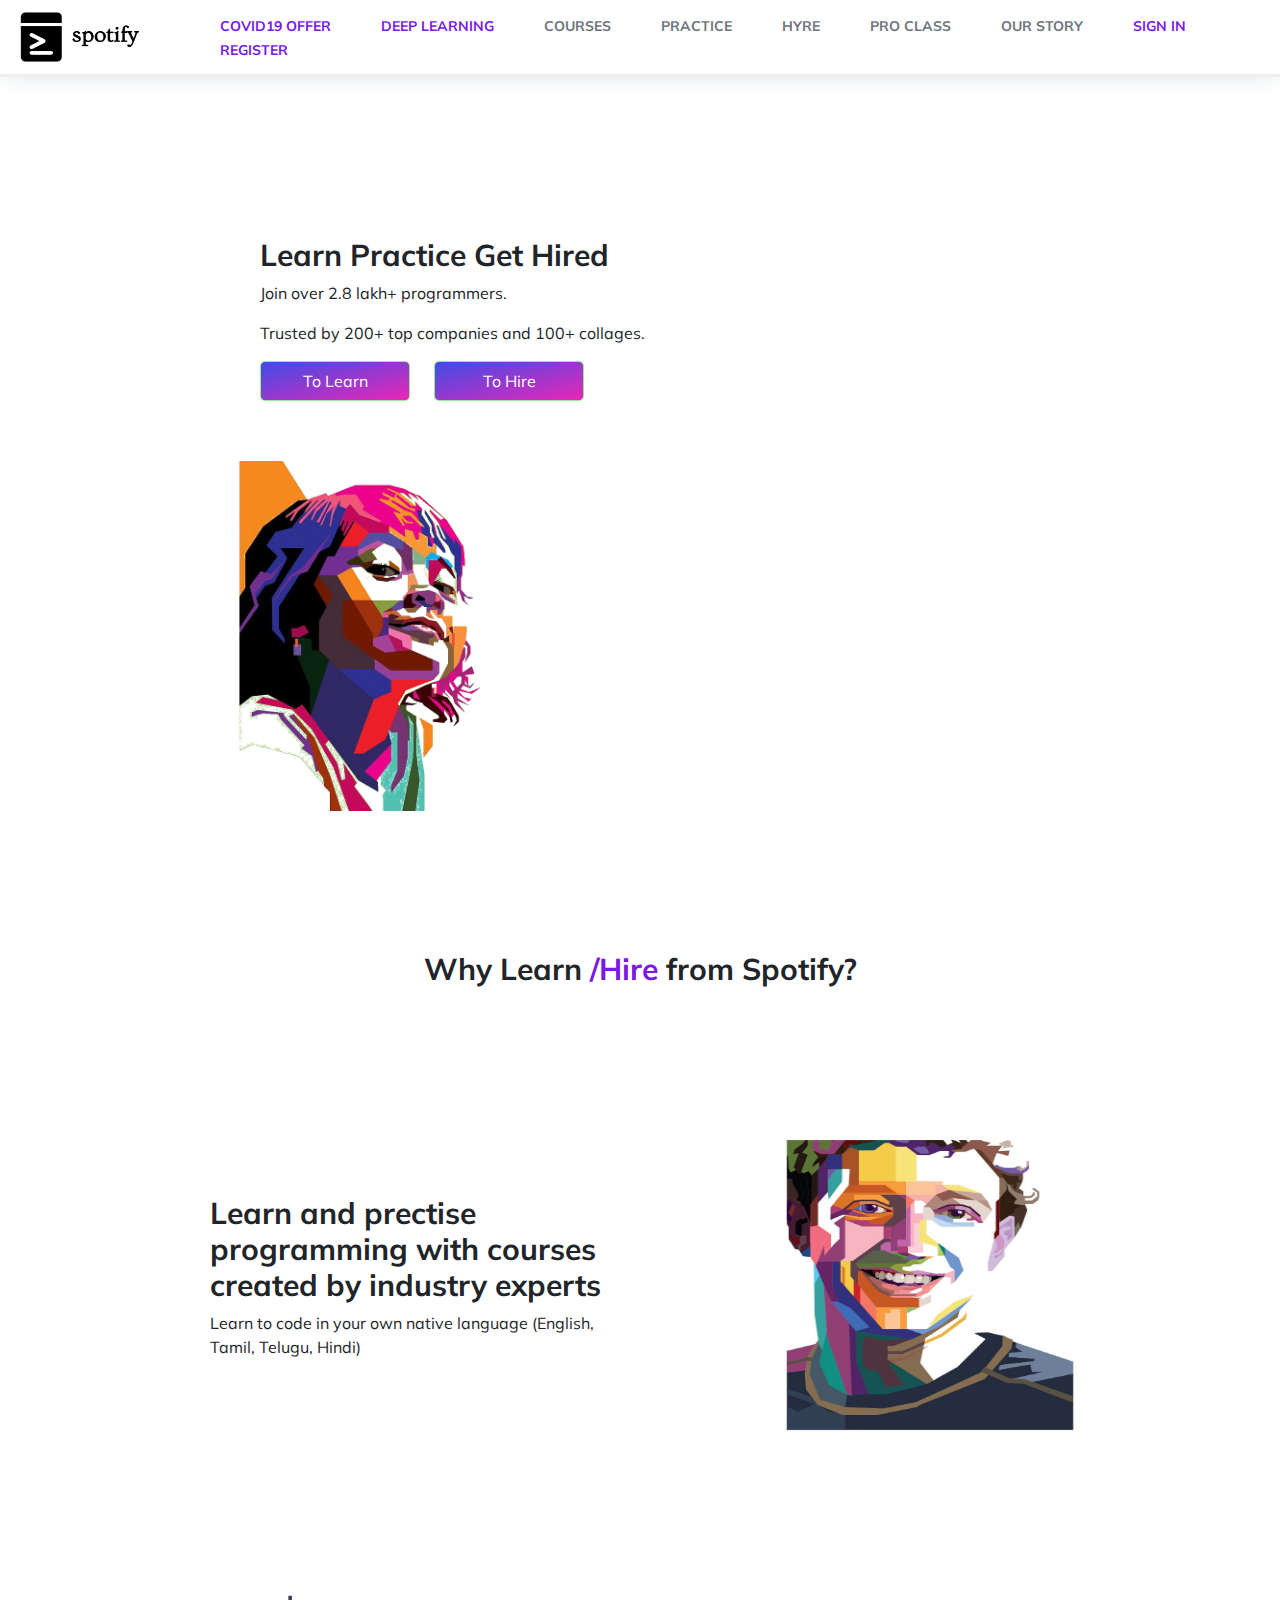
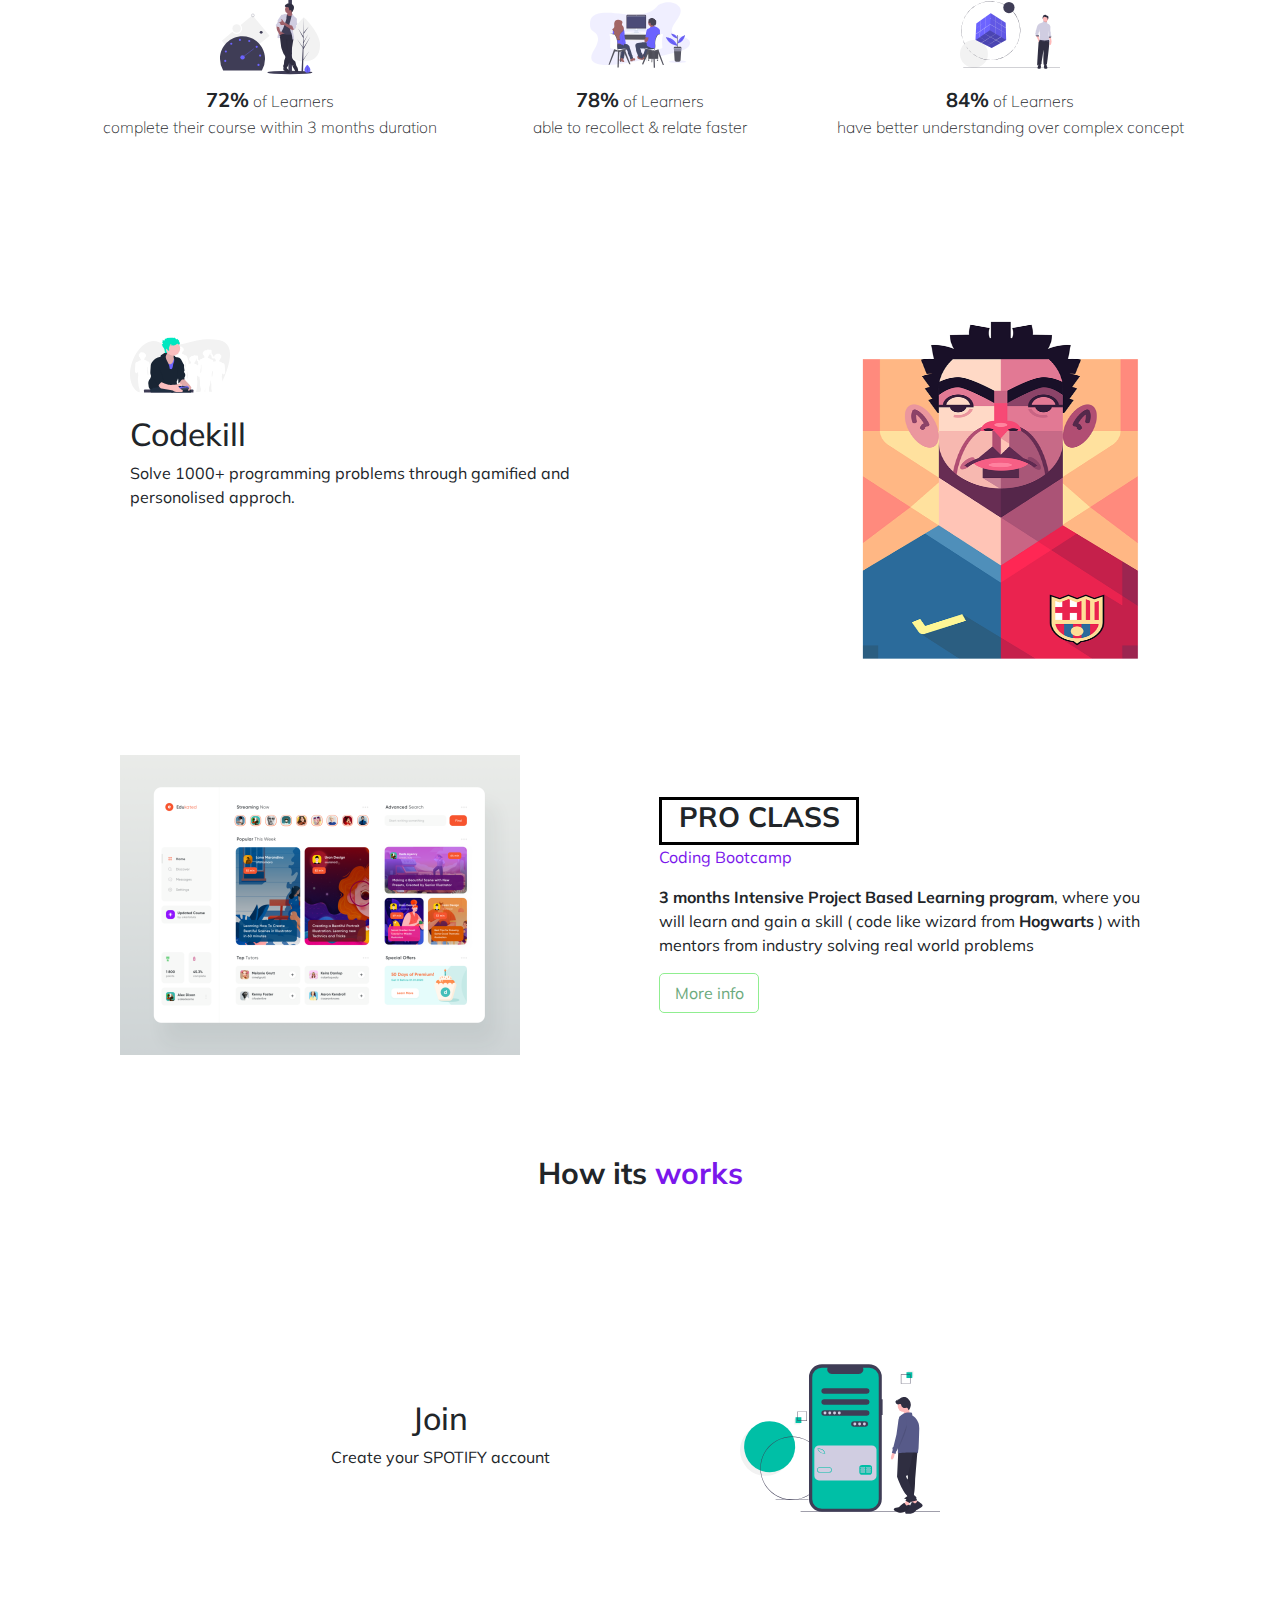
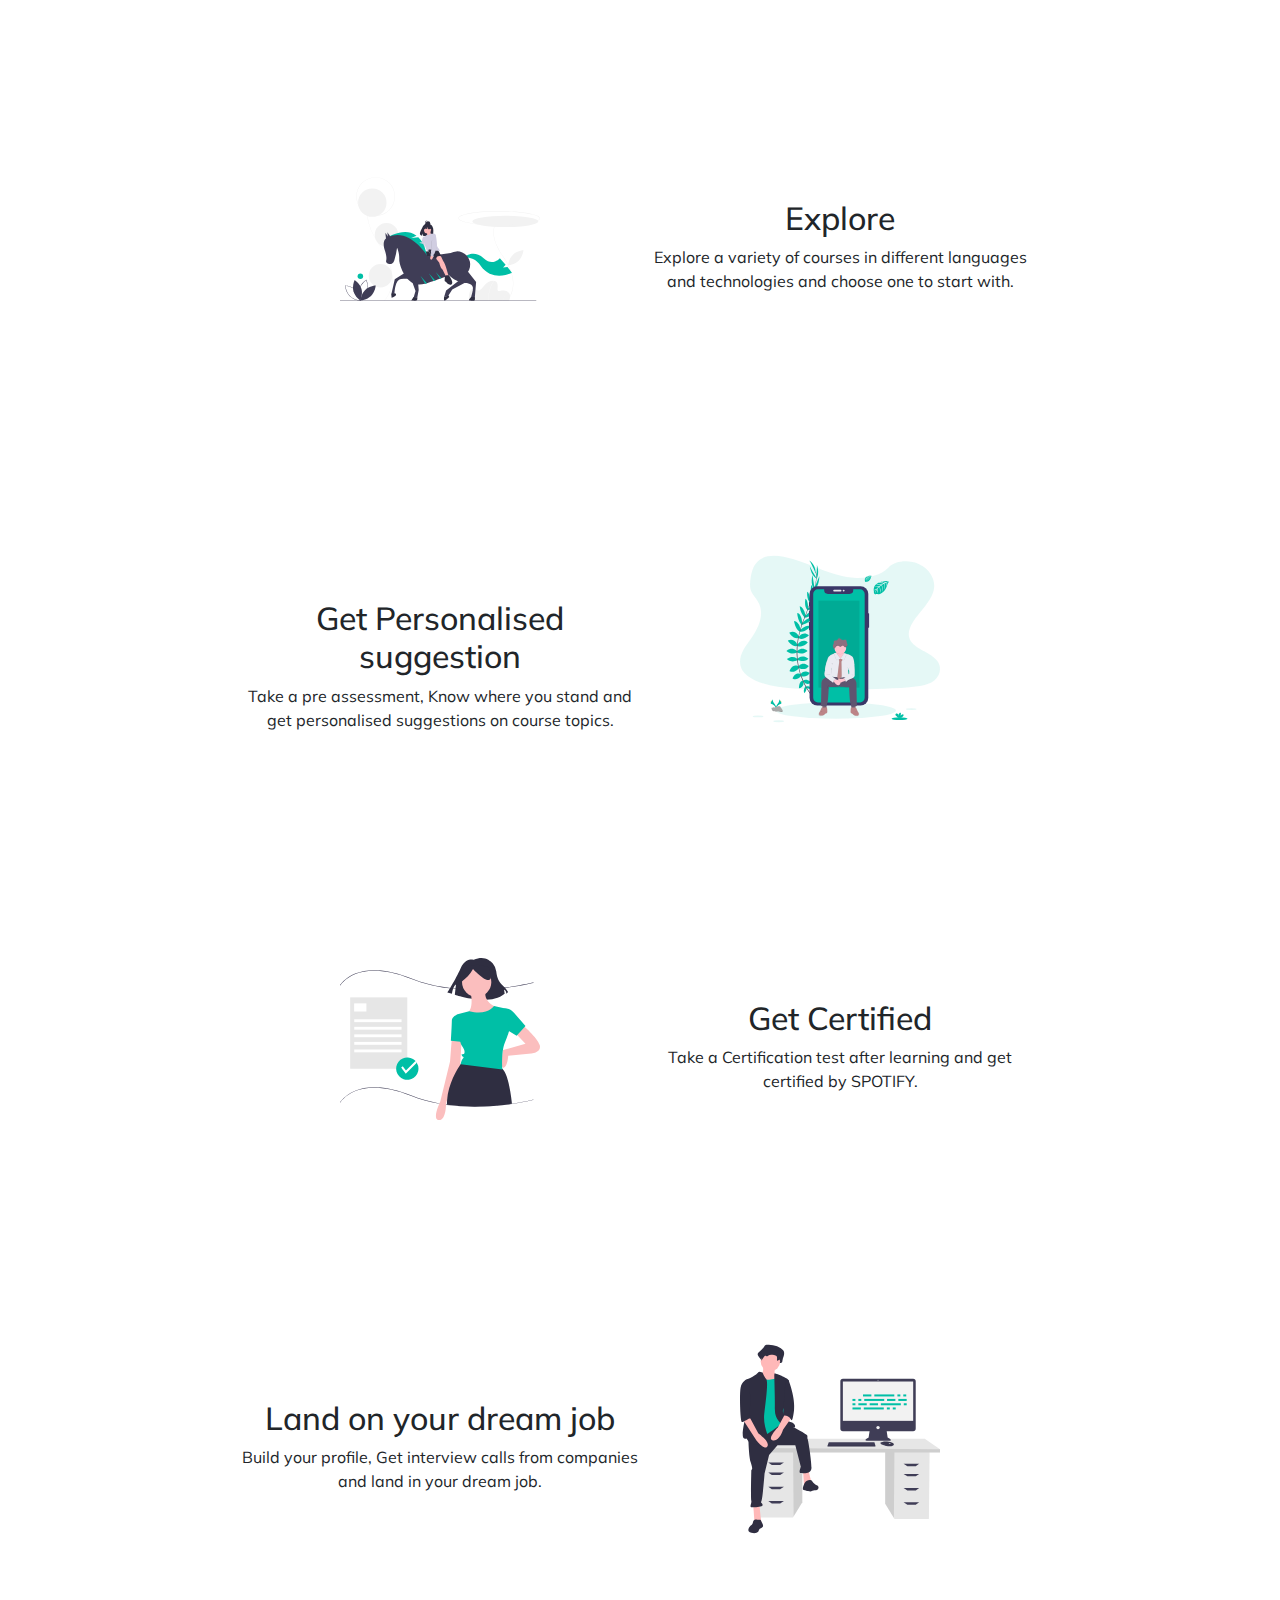
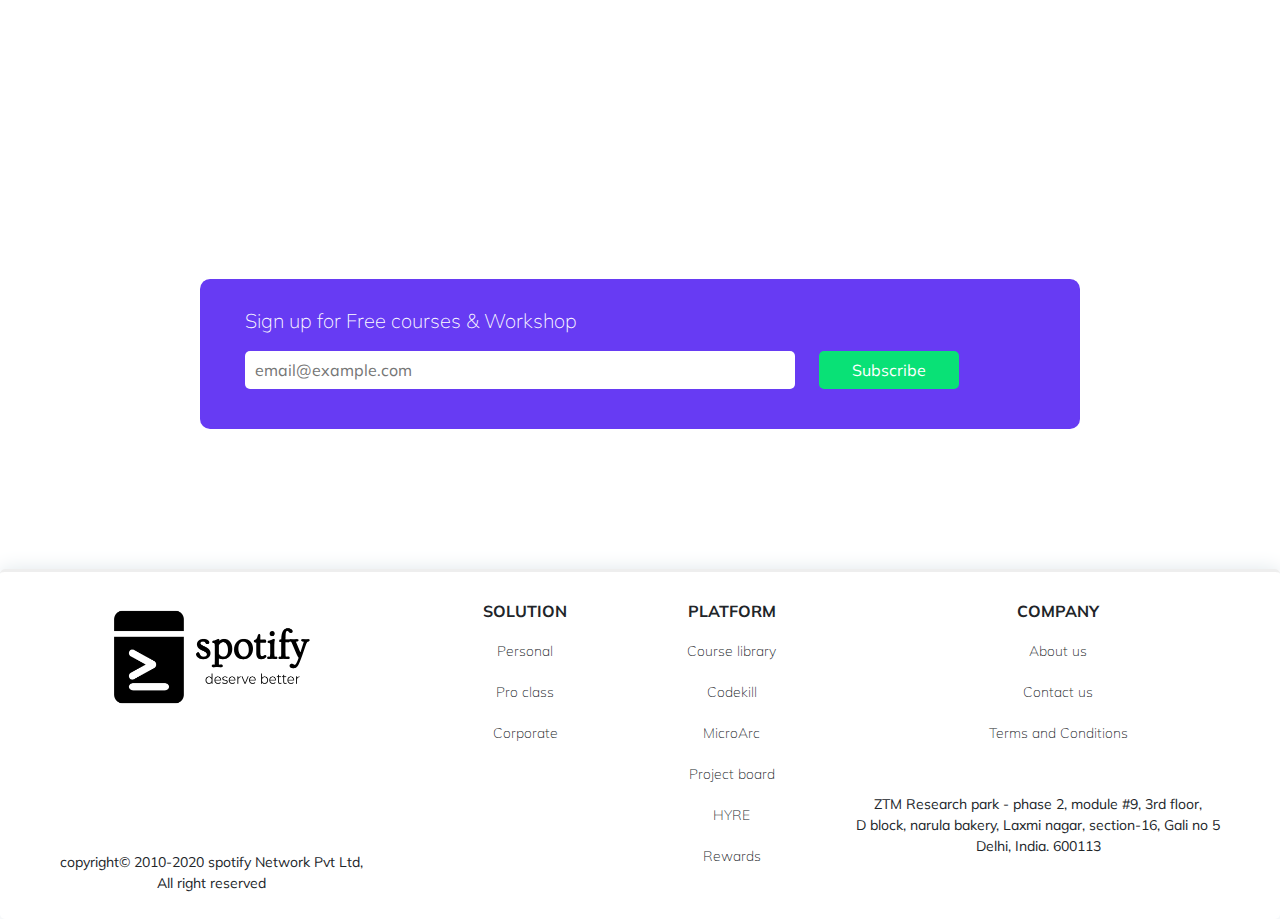
<file: index.html>
<!DOCTYPE html>
<html lang="en">
<head>
	<meta charset="UTF-8">
	 <meta name="viewport" content="width=device-width, initial-scale=1, shrink-to-fit=no">
	<title>website</title>
	<!-- <link href="https://fonts.googleapis.com/css?family=Roboto&display=swap" rel="stylesheet"> -->
	<link href="https://fonts.googleapis.com/css?family=Muli&display=swap" rel="stylesheet">
	<link rel="stylesheet" href="https://stackpath.bootstrapcdn.com/bootstrap/4.4.1/css/bootstrap.min.css" integrity="sha384-Vkoo8x4CGsO3+Hhxv8T/Q5PaXtkKtu6ug5TOeNV6gBiFeWPGFN9MuhOf23Q9Ifjh" crossorigin="anonymous">
	<link rel="stylesheet" type="text/css" href="stylesheet.css">
</head>


<body>
	<div class="main-container">
		<header>
			<nav>
				<a href="about-me/about.html"><img class="logo" src="spotify-logo.png" width="150" height="80px"><br></a>
				<ul class="ul">
					<li class="blue-text"><a class="nav-blue" href="#"><b>covid19 offer</b></a></li><br>
					<li class="blue-text"><a class="nav-blue" href="#"><b>deep learning</b></a></li><br>
					<li class="gray-text"><a class="nav-gray" href="#"><b>courses</b></a></li><br>
					<li class="gray-text"><a class="nav-gray" href="#"><b>practice</b></a></li><br>
					<li class="gray-text"><a class="nav-gray" href="#"><b>hyre</b></a></li><br>
					<li class="gray-text"><a class="nav-gray" href="#"><b>pro class</b></a></li><br>
					<li class="gray-text"><a class="nav-gray" href="#"><b>our story</b></a></li><br>
					<li class="blue-text"><a class="nav-blue" href="#"><b>sign in</b></a></li><br>
					<li class="blue-text"><a class="nav-blue" href="register-page/createaccount.html"><b>register</b></a></li><br>
				</ul>
			</nav>
		</header>
		<section>
			
			<div class="section1">
				<div class="get-hired">
					<h2 class="get-hired-h2">Learn Practice Get Hired</h2>
					<p>Join over 2.8 lakh+ programmers.</p>
					<p>Trusted by 200+ top companies and 100+ collages.</p>
					<button class="get-hired-btn1">To Learn</button>
					<button class="get-hired-btn2">To Hire</button>
				</div><!--get-hired -->
				<img src="background1.png" width="350" height="350px">
			</div><!--section1-->
			
			<div class="section2">
				<h2 class="why-learn-h2">Why Learn <span id="why-learn">/Hire </span>from Spotify?</h2>
			</div>

			<div class="section3">
				<div class="learn-prectice">
					<h2 class="learn-prectice-h2">Learn and prectise<br> programming with courses<br> created by industry experts</h2>
					<p>Learn to code in your own native language (English, Tamil, Telugu, Hindi)</p>
				</div><!--learn-prectice-->
				<img src="background2.jpg" width="300" height="300">
			</div><!--section3-->

			<div class="section4">
				<div class="speed-relative-learner">
					<div class="speed">
						<img src="speed.svg" width="100" height="100">
						<p><span id="speed">72%</span> of Learners<br> complete their course within 3 months duration</p>
					</div>
					<div class="relative">
						<img src="relative.svg" width="100" height="100">
						<p><span id="relative">78%</span> of Learners<br>
						 able to recollect & relate faster</p>
					</div>
					<div class="learner">
						<img src="learner.svg" width="100" height="100">
						<p><span id="learner">84%</span> of Learners<br>
						 have better understanding over complex concept</p>
					</div>
				</div><!--speed-relative-learner-->
			</div><!--section4-->

			<div class="section5">
				<div class="game">
					<div class="code-kill">
						<img src="game.svg" width="100" height="100">
						<h2>Codekill</h2>
						<p>Solve 1000+ programming problems through gamified and<br>personolised approch.</p>
					</div>
					<div class="are-you-gamer">
						<img src="player.png" width="300" height="350">
					</div>
				</div>
			</div>

			<div class="section6">
				<img src="proclass.png" width="400" height="300">
				<div class="pro-class">
					<div class="pro-class-head">
						<h3 class="pro-class-text">PRO CLASS</h3>
					</div>
					<p class="pro-class-text-blue">Coding Bootcamp</p>
					<p><span id=pro-class-text>3 months Intensive Project Based Learning program</span>, where you<br>will learn and gain a skill ( code like wizard from <span class="pro-class-text">Hogwarts</span> ) with<br> mentors from industry solving real world problems</p>
					<button class="pro-class-btn">More info</button>
				</div>
			</div>

			<div class="section7">
				<h2 class="section7-head">How its <span class="section7-text-blue">works</span></h2>
			</div>

			<div class="section8">
				<div class="left-section8">
					<div class="same balance">
						<h2>Join</h2>
						<p>Create your SPOTIFY account</p>
					</div>
					<div class="same">
						<img src="explore.svg" width="200" height="200">
					</div>
					<div class="same balance">
						<h2>Get Personalised suggestion</h2>
						<p>Take a pre assessment, Know where you stand and get personalised suggestions on course topics.

</p>
					</div>
					<div class="same">
						<img src="certified.svg" width="200" height="200">
					</div>
					<div class="same balance">
						<h2>Land on your dream job</h2>
						<p>Build your profile, Get interview calls from companies and land in your dream job.

</p>
					</div>
				</div>
				<div class="right-section8">
					<div class="same">
						<img src="login.svg" width="200" height="200">
					</div>
					<div class="same balance">
						<h2>Explore</h2>
						<p>Explore a variety of courses in different languages and technologies and choose one to start with.

</p>
					</div>
					<div class="same">
						<img src="personalize.svg" width="200" height="200">
					</div>
					<div class="same balance">
						<h2>Get Certified</h2>
						<p>Take a Certification test after learning and get certified by SPOTIFY.</p>
					</div>
					<div class="same">
						<img src="dream-job.svg" width="200" height="200">
					</div>
				</div>
			</div>

			<div class="section9">
				<div class="section9-text">
					<div class="label">
						<h4 class="subscribe">Sign up for Free courses & Workshop</h4>
					</div>
					<div class="textbox">
						<input type="text" class="input-subscribe" placeholder="  email@example.com">
						<button class="labelbox-btn">Subscribe</button>
					</div>
				</div>
			</div>

			<div class="section10">
				<div class="sec-A">
					<img src="spotify-logo2.png" width="250" height="150">
					<li class="copyright">copyright&copy 2010-2020 spotify Network Pvt Ltd,<br> All right reserved</li>
				</div>
				<div class="sec-B">
					<ul class="ul-center">
						<li class="center"><h6><b>SOLUTION</b></h6></li>
						<li class="center">Personal</li>
						<li class="center">Pro class</li>
						<li class="center">Corporate</li>
					</ul>
				</div>
				<div class="sec-C">
					<ul class="ul-center">
						<li class="center"><h6><b>PLATFORM</b></h6></li>
						<li class="center">Course library</li>
						<li class="center">Codekill</li>
						<li class="center">MicroArc</li>
						<li class="center">Project board</li>
						<li class="center">HYRE</li>
						<li class="center">Rewards</li>
					</ul>
				</div>
				<div class="sec-D">
					<ul class="ul-center">
						<li class="center"><h6><b>COMPANY</b></h6></li> 
						<li class="center">About us</li>
						<li class="center">Contact us</li>
						<li class="center">Terms and Conditions</li>
					</ul>
						<li class="address">ZTM Research park - phase 2, module #9, 3rd floor,<br> D block, narula bakery, Laxmi nagar, section-16, Gali no 5<br> Delhi, India. 600113</li>
				</div>
			</div>

		</section>
		<footer></footer>
	</div> <!--main-container-->
</body>
</html>
</file>
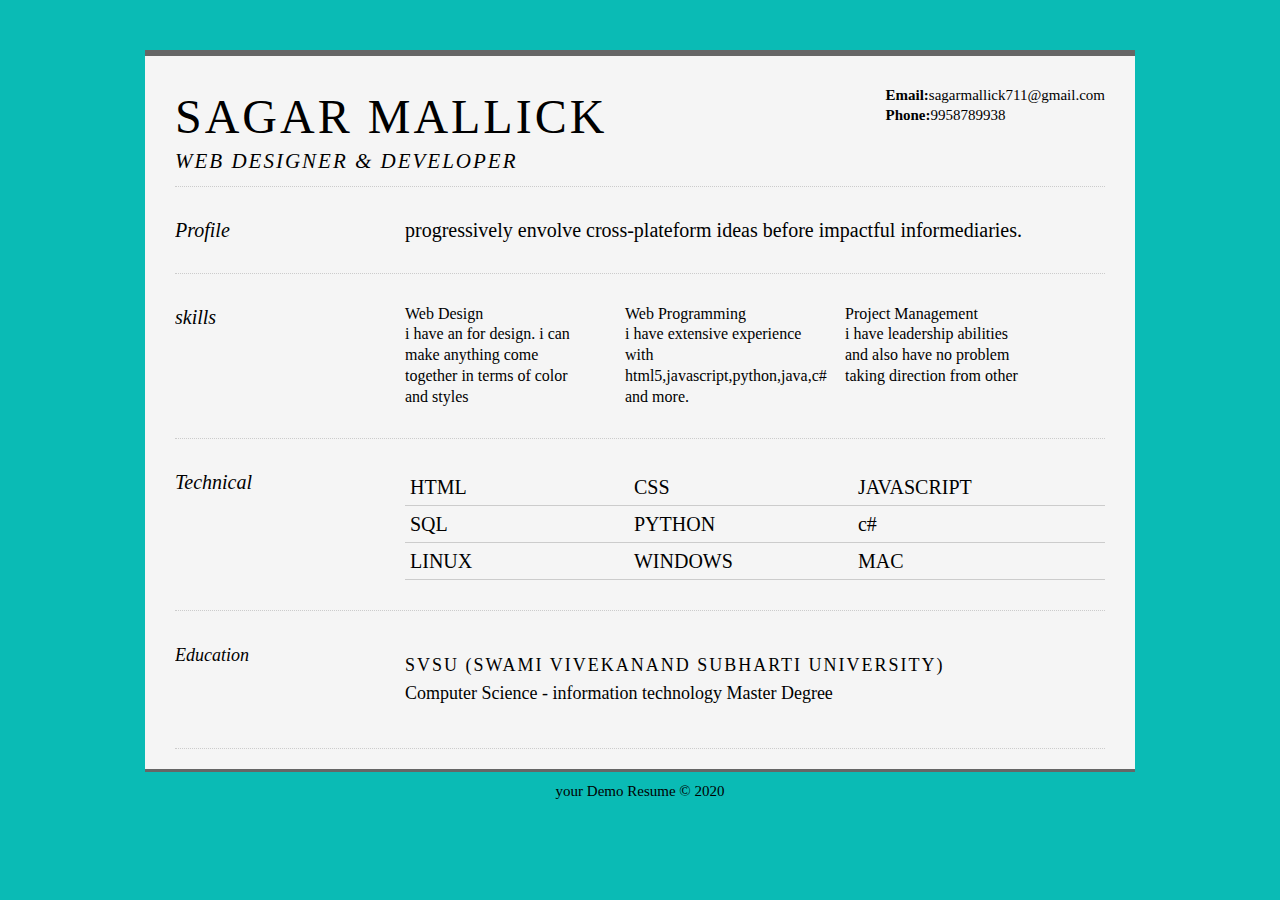
<file: about-me/about.html>
<!DOCTYPE html>
<html>
<head>
	<title>web design resume</title>
	<link rel="stylesheet" type="text/css" href="reset.css">
	<link rel="stylesheet" type="text/css" href="style.css">
</head>
<body>
<div id='container'>
	<div id='header'>
		<div id='name'>
			<h1>Sagar Mallick</h1>
			<h3>web Designer &  Developer</h3>
		</div> <!--name-->

		<div id='contact'>
			<strong>Email:</strong>sagarmallick711@gmail.com <br>
			<strong>Phone:</strong>9958789938
		</div><!--contact-->
	</div><!--header-->

	<div class="clr"></div>
	
	<div id="profile" class="row">
		<h2 class='left'>Profile</h2>
		<p>progressively envolve cross-plateform ideas before impactful informediaries. </p>
	</div><!--profile-->

	<div class="clr"></div>

	<div id='skills' class="row">
		<h2 class="left">skills</h2>
		<ul>
			<li>
				<h2>Web Design</h2>
				<p>i have an for design. i can make anything come together in terms of color and styles</p>
			</li>
			<li>
				<h2>Web Programming</h2>
				<p>i have extensive experience with html5,javascript,python,java,c# and more.</p>
			</li>
			<li>
				<h2>Project Management</h2>
				<p>i have leadership abilities and also have no problem taking direction from other</p>
			</li>
		</ul>
	</div><!--skills-->

	<div class="clr"></div>

	<div id='technical' class='row'>
		<h2 class="left">Technical</h2>
		<table border='none'>
			<tr><td>HTML</td><td>CSS</td><td>JAVASCRIPT</td></tr>
			<tr><td>SQL</td><td>PYTHON</td><td>c#</td></tr>
			<tr><td>LINUX</td><td>WINDOWS</td><td>MAC</td></tr>
		</table>
	</div><!--technical-->

<!-- 	<div class="clr"></div>

 	<div id='experience' class="row">
	<h2 class="left">Experience</h2>
	<div>
		<h3>Facebook</h3>
		<h4>Senior UI Designer</h4>
		<p>intensively enable optimal core competencies through corporate relationship</p>
	</div>

	<div>
		<h3>Microsoft</h3>
		<h4>System Tester</h4>
		<p>tested operating system core and 3rs party software as well as data and hardware functionality</p>
	</div>

	<div>
		<h3>Google</h3>
		<h4>Algorithm Programmer</h4>
		<p>i had one of the few top secret jobs of writing the algorithm for the Google search</p>
	</div>

</div>           -->  <!--experience -->
<div class="clr"></div>

<div id='education' class='row'>
<h2 class='left'>Education</h2>
<div>
	<h3>SVSU (swami vivekanand subharti university)</h3>
	<p>Computer Science - information technology Master Degree</p>
</div>
</div><!--education-->
</div><!--container-->
<div id='footer'>
	your Demo Resume &copy; 2020 
</div><!--footer-->
</body>
</html>
</file>
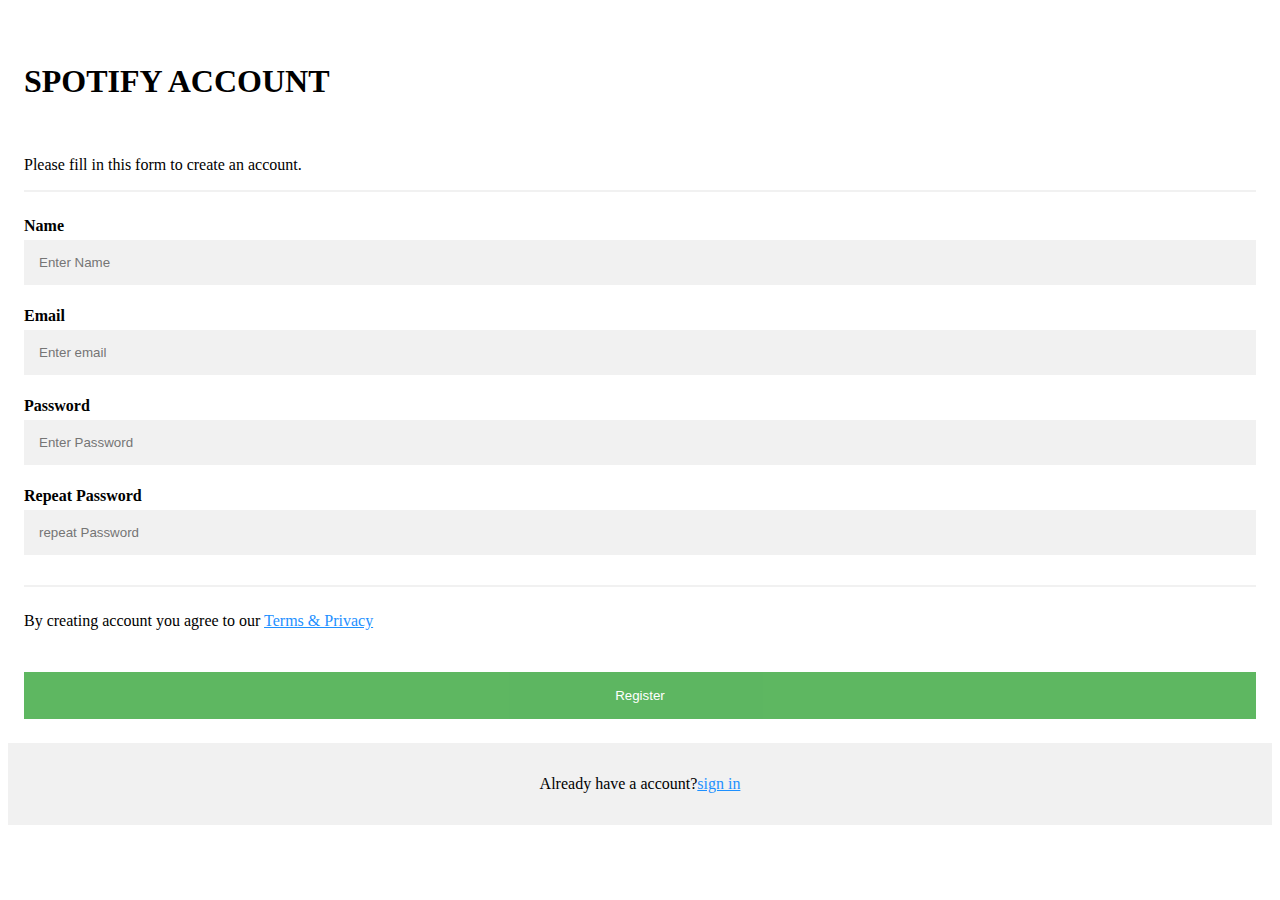
<file: register-page/createaccount.html>
<!DOCTYPE html>
<html lang="en">
<head>
	<meta charset="UTF-8">
	<title>create account</title><br>
	<link rel="stylesheet" type="text/css" href="createaccount.css">
</head>
<body>
	<div class="container">
		<form method="GET" action="/action_page.php">
			<h1>SPOTIFY  ACCOUNT</h1><br>
			<p>Please fill in this form to create an account.</p>
			<hr>
			

			<label for="name"><b>Name</b></label><br>
			<i class="fa fa-user icon"></i>
			<input type="text" name="name"placeholder="Enter Name"><br>

			<label for="email"><b>Email</b></label><br>
			<input type="Email" name="email"placeholder="Enter email" required><br>

			<label for="password"><b>Password</b></label><br>
			<input type="Password" name="password"placeholder="Enter Password" required><br>

			<label for="re-password"><b>Repeat Password</b></label><br>
			<input type="Password" name="re=password"placeholder="repeat Password" required><br>
			<hr>
			<p>By creating account you agree to our <a href="#">Terms & Privacy</a></p><br>
			<input type="Submit" class="btn" value="Register">
		</form>
	</div>

	<div class="container signin">
		<p>Already have a account?<a href="#">sign in</a></p>
	</div>
</body>
</html>
</file>
<file: stylesheet.css>
*{
	list-style: none;
	font-family: 'Muli', sans-serif;}

body{
	background-color:#ffffff;
}

.main-container{
}

header{

}
nav{
	height: 77px; 
	padding: 5px;
	display: flex;
	justify-content:space-between;
	align-items:center;
	text-transform: uppercase;
	border-bottom-style:inset;
	-webkit-box-shadow: 0px 0px 20px 0px #dfe7eb;
}
.logo{
	margin-top: 0px;
	transition: all .2s ease-in-out;
}

.ul{
	margin:20px 0px;
	display:flex;
	flex-wrap: wrap;
	align-items:flex-end;
}
li{
	padding:0px 25px 0px 25px;
	font-size: 14px;
}


.nav-blue{
	color: #7a17eb;
}
.nav-blue:hover{
	text-decoration-line: none;
	color: #7a17eb;
}

.nav-gray{
	color:#6c757d;
}
.nav-gray:hover{
	text-decoration-line: none;
	color: #161417;
}

li:hover{
}
.section1{
	justify-content: space-between;
	align-items: flex-start;
}
.section2{
	justify-content: center;
}
.section3{
	justify-content: space-between;
	align-items: flex-start;
}
.section4,.section7,.section8,.section9{
	justify-content: center;
}
.section6{
	justify-content: space-between;
	align-items:center;
}

.section1,.section2,
.section3,.section4,
.section5,.section6,
.section7,.section8,
.section9{
	display: flex;
	flex-wrap: wrap;
	/*border:1px solid black;*/
	margin:100px 200px 140px 200px;
}
.section5,.section6{
	margin:80px 120px;
}
.get-hired,.learn-prectice{
	margin: 50px 50px;
	padding: 10px;
	/*border: 1px solid yellow;*/
	width: 450px;
}
.speed-relative-learner{
	display: flex;
	/*border:1px solid yellow;*/
	margin: 0px 0px;
	justify-content: space-around;
}
.speed,.relative,.learner{
	/*border:1px solid yellow;*/
	margin: 10px;
	width: 350px;
	text-align: center;
	font-weight:lighter;
}
.game{
	display: flex;
	/*border: 1px solid red;*/
	justify-content:space-between;
	width: 1400px;
}
.code-kill,.are-you-gamer{
	/*border: 1px solid yellow;*/
	margin: 10px;
}
#speed,#relative,#learner{
	font-size: 20px;
	font-weight: bold;
}


.learn-prectice{
	margin-left: 0px;

}

.get-hired-h2,.learn-prectice-h2{
	font-size: 30px;
	font-weight: bold;
}

button.get-hired-btn1,.get-hired-btn2{
	width: 150px;
	height: 40px;
	background: linear-gradient(to top left,#E926B8,#404CE5);
	border-style: none;
	border-radius: 5px;
	color: white;
	margin-right:20px;
	border:1px solid lightgreen;
}

.get-hired-btn1:hover,.get-hired-btn2:hover{
	text-transform: 
}
.why-learn-h2,.section7-head{
	font-size:30px;
	font-weight:bolder;
}

#why-learn,.section7-text-blue{
	color:#7a17eb;
}
.section{
}
.pro-class{
	margin: 10px 15px;
	padding: 5px;
	/*border:1px solid red;*/
}
.pro-class-head{
	width: 200px;
	text-align: center;
	border:3px solid black;
}
.pro-class-text{
	font-weight: bold;
}
.pro-class-text-blue{
	color:#7a17eb;
}
#pro-class-text{
	font-weight: bolder;
}
.pro-class-btn{
	width:100px;
	height: 40px;
	border-style: none;
	border:1px solid lightgreen;
	border-radius: 5px;
	background:white;
	color:#6caa7d;

}
.left-section8,.right-section8{
	width: 400px;
/*	border:1px solid blue;*/
}

.same{
	width:400px;
	height: 400px;
/*	border:1px solid yellow;*/
	text-align: center; 
}

.balance{
	padding-top: 60px;
}
.section9-text{
	width: 1000px;
	height: 150px;
	padding: 25px;
	border-radius:10px;
	/*border:1px solid red;*/
	background-color: #673bf3;
}
.subscribe{
	font-size: 20px;
	font-weight:lighter;
	color: white;

}
.label{
	margin-left: 20px;
	margin-bottom: 5px;
	margin-top: 5px;
}
.labelbox-btn{
	color: white;
	background-color:#09e176;
	border-color: #09e176;
	border-style:none;
	height: 38px;
	width: 140px;
	border-radius: 5px;
	margin-left: 20px;
}
.labelbox-btn:hover{
	background-color: #39d468;
}
.input-subscribe{
	width: 550px;
	height:38px;
	margin-left:20px;
	margin-top:10px; 
	border-radius: 5px;
	border-style: none;
}

.section10{
	display: flex;
	justify-content: space-around;
	/*border:1px solid black;*/
	width:100%;
	height: 350px;
	border-radius: 5px;
	padding: 0px 20px;
	border-top-style: outset;
	-webkit-box-shadow: 0px 0px 20px 0px #dfe7eb;
}
.sec-A,.sec-B,.sec-C,.sec-D,.ul-center{
	/*border:1px solid red;*/
	text-align: center;
	margin-top: 10px;
	margin-bottom: 10px;
}
.center{
	margin-bottom: 20px;
	margin-top: 20px;
	font-weight: lighter;
}
.copyright{
	margin-top: 120px;
	/*margin-left: 150px;*/
}
.address{
	margin-top: 50px;
}

.logo:hover{
	transform: scale(1.1);
}
</file>
<file: about-me/style.css>
body{
	background:url(green.jpg) repeat;
	font-family: Gerogia;
	font-size: 15px;
}
strong{
	font-weight: bold;
}
.clr{
	clear: both;
}
h1{
	font-size: 48px;
	text-transform: uppercase;
	letter-spacing: 3px;
}
h3{
	text-transform: uppercase;
	letter-spacing: 2px;
	font-style: italic;
	font-size: 21px;
}
#container{
	width: 930px;
	margin: 50px auto 10px auto;
	padding: 20px 30px;
	border-top: #666 solid 6px;
	border-bottom: #666 solid 3px;
	background: #f5f5f5;
}

#header{
	padding: 10px 0;
	border-bottom: #ccc dotted 1px;
	overflow: hidden;
}

#header #name{
	float:left;
}
#header #contact{
	float:right;
}

.row{
	padding: 30px 0;
	font-size: 20px;
	overflow: hidden;
	border-bottom: #ccc dotted 1px;

}
h2.left{
	float: left;
	width: 140px;
	font-style: italic;
}

#profile p{
	float:right;
	width: 700px;
}
#skills ul {
	float:right;
	width: 700px;
}
#skills ul li{
	float: left;
	width: 180px;
	padding: 0 40px 0 0;
	font-size: 16px;
}

#technical table{
	float: right;
	width: 700px;
}

#technical table td{
	width: 100px;
	border-bottom: #ccc solid 1px;
	padding: 5px;
}

#experience div{
	float: right;
	width: 700px;
	border-bottom: #ccc solid 1px;
	padding: 10px 0;

}
#experience div h3,#education{
	font-style: normal;
	font-size: 18px;
	line-height: 1.6em;
}

#experience div h4{
	font-style: normal;
	font-size: 16px;
	line-height: 1.6em;
}

#experience div p{
	font-size: 15px;
	line-height: 1.6em;
}

#education div{
	float: right;
	width: 700px;
	padding: 10px 0;

}

#education div h3{
	font-style: normal;
	font-size: 18px;
	line-height: 1.6em;

}
#footer{
	text-align: center;
	margin-bottom: 10px;
}
</file>
<file: register-page/createaccount.css>
*{
	box-sizing: border-box;
}
.container{
	padding: 16px;
/*	border: 1px solid red;*/
}
input[type="text"],input[type="Password"],input[type="email"]{
	width: 100%;
	padding: 15px;
	margin: 5px 0 22px 0;
	display: inline-block;
	border: none;
	background: #f1f1f1;
	/*border: 1px solid red;*/
}
input[type="text"]:focus,input[type="Password"]:focus,input[type="email"]:focus{
	background: #ddd;
	outline: none;
}

hr{
	border:1px solid #f1f1f1;
	margin-bottom: 25px;
}

.btn{
	background-color: #4CAF50;
	color: white;
	padding: 16px 20px;
	margin: 8px 0;
	border-style: none;
	cursor: pointer;
	width: 100%;
	opacity: 0.9;
}
.btn:hover{
	opacity: 1;
}
a{
	color: dodgerblue;
}
.signin{
	text-align: center;
	background-color: #f1f1f1;
}
</file>
